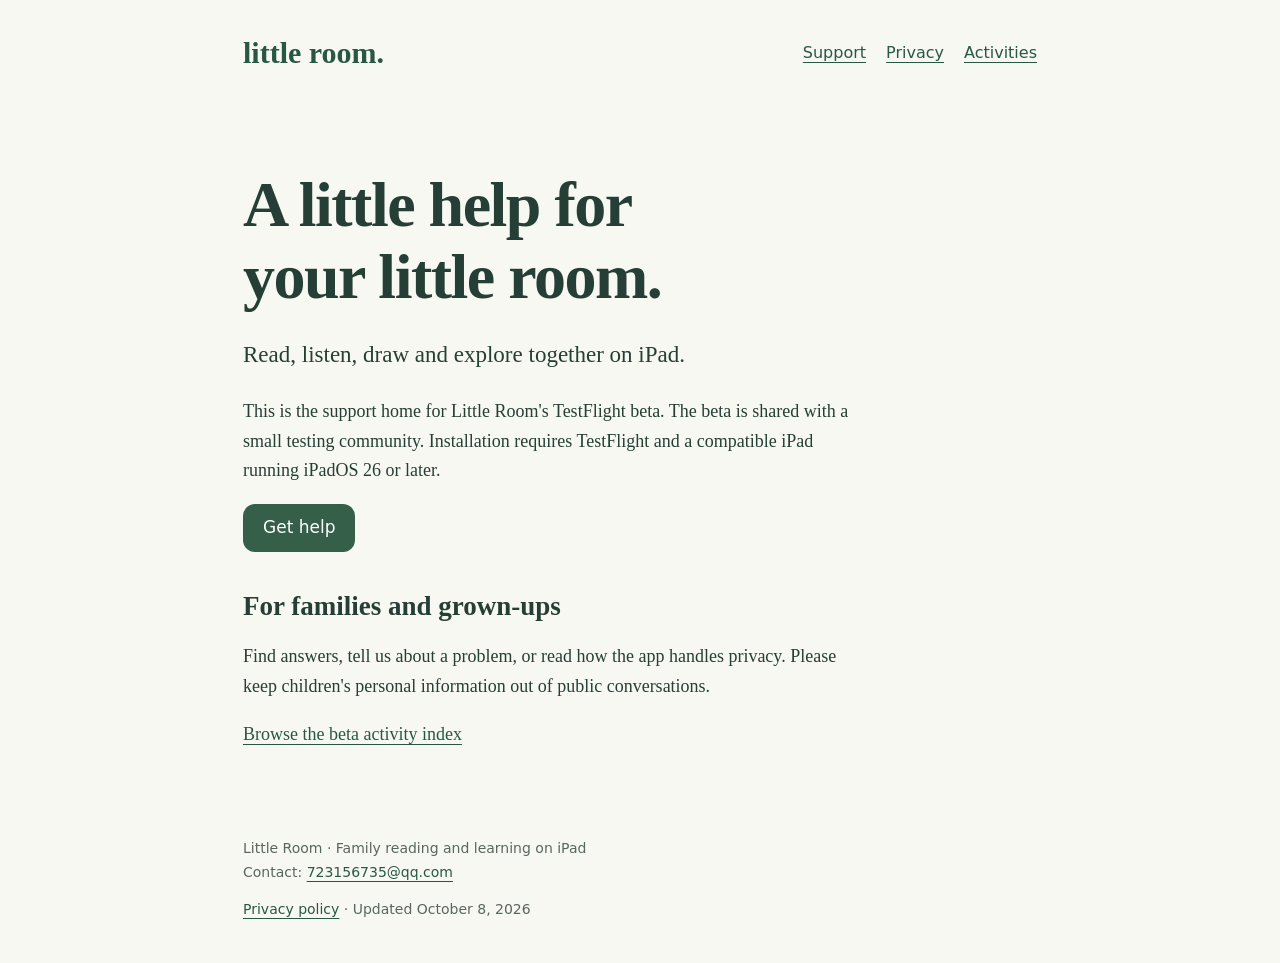
<file: index.html>
<!doctype html><html lang="en"><head><meta charset="utf-8"><meta name="viewport" content="width=device-width,initial-scale=1"><meta name="description" content="Little Room family support, privacy and learning activities."><title>Family support · Little Room</title><link rel="stylesheet" href="/style.css"></head><body><header><a class="brand" href="/">little room.</a><nav aria-label="Main"><a href="/support/">Support</a><a href="/privacy/">Privacy</a><a href="/activities/">Activities</a></nav></header><main><h1>A little help for<br>your little room.</h1><p class="lead">Read, listen, draw and explore together on iPad.</p><p>This is the support home for Little Room's TestFlight beta. The beta is shared with a small testing community. Installation requires TestFlight and a compatible iPad running iPadOS 26 or later.</p><p><a class="button" href="/support/">Get help</a></p><h2>For families and grown-ups</h2><p>Find answers, tell us about a problem, or read how the app handles privacy. Please keep children's personal information out of public conversations.</p><p><a href="/activities/">Browse the beta activity index</a></p></main><footer><p>Little Room · Family reading and learning on iPad<br>Contact: <a href="mailto:723156735@qq.com">723156735@qq.com</a></p><p><a href="/privacy/">Privacy policy</a> · Updated October 8, 2026</p></footer></body></html>
</file>
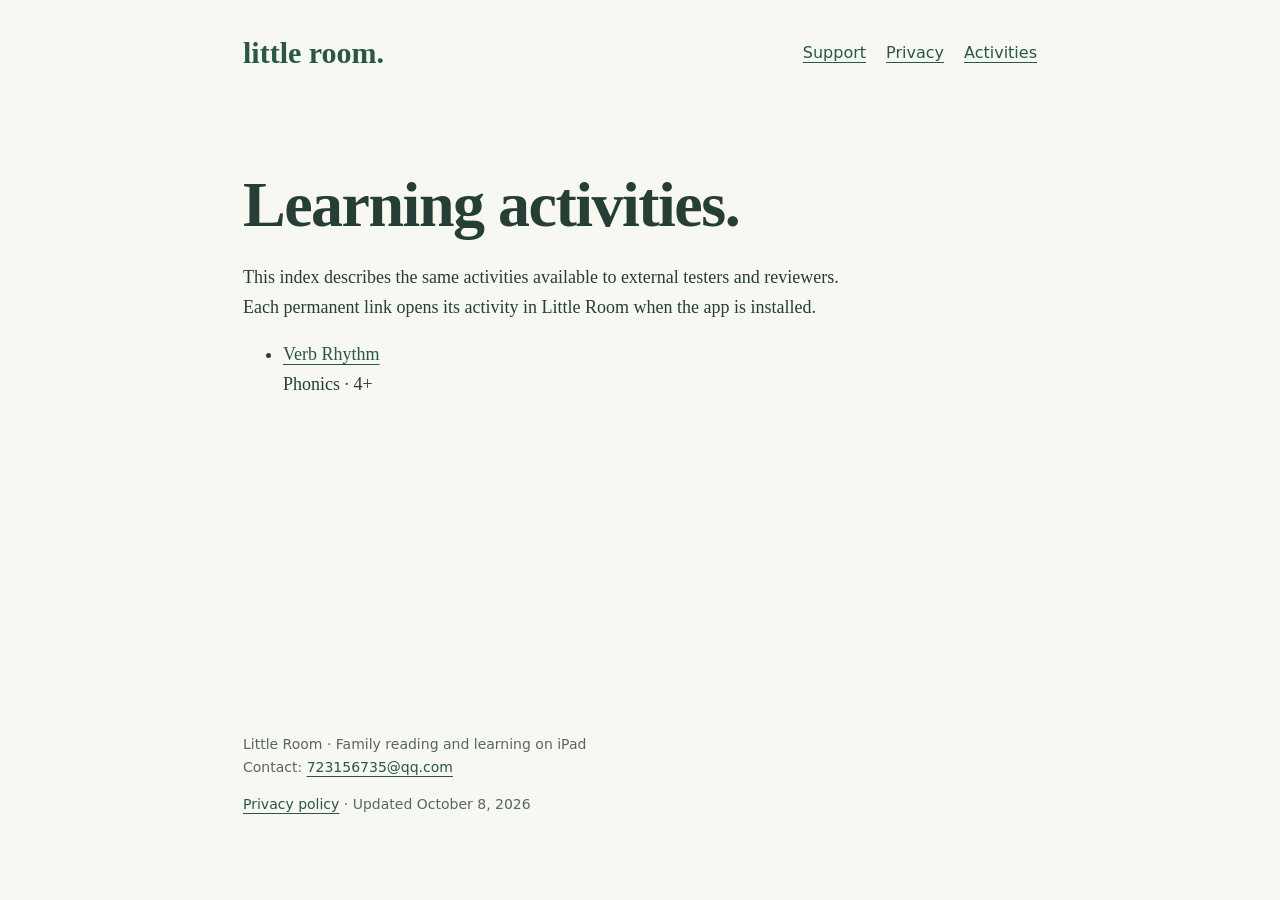
<file: activities/index.html>
<!doctype html><html lang="en"><head><meta charset="utf-8"><meta name="viewport" content="width=device-width,initial-scale=1"><meta name="description" content="Little Room family support, privacy and learning activities."><title>Learning activities · Little Room</title><link rel="stylesheet" href="/style.css"></head><body><header><a class="brand" href="/">little room.</a><nav aria-label="Main"><a href="/support/">Support</a><a href="/privacy/">Privacy</a><a href="/activities/">Activities</a></nav></header><main><h1>Learning activities.</h1><p>This index describes the same activities available to external testers and reviewers. Each permanent link opens its activity in Little Room when the app is installed.</p><ul><li><a href="/activities/bb3c6bc1b53f47898fab8610668cd2e0/">Verb Rhythm</a><br>Phonics · 4+</li></ul></main><footer><p>Little Room · Family reading and learning on iPad<br>Contact: <a href="mailto:723156735@qq.com">723156735@qq.com</a></p><p><a href="/privacy/">Privacy policy</a> · Updated October 8, 2026</p></footer></body></html>
</file>
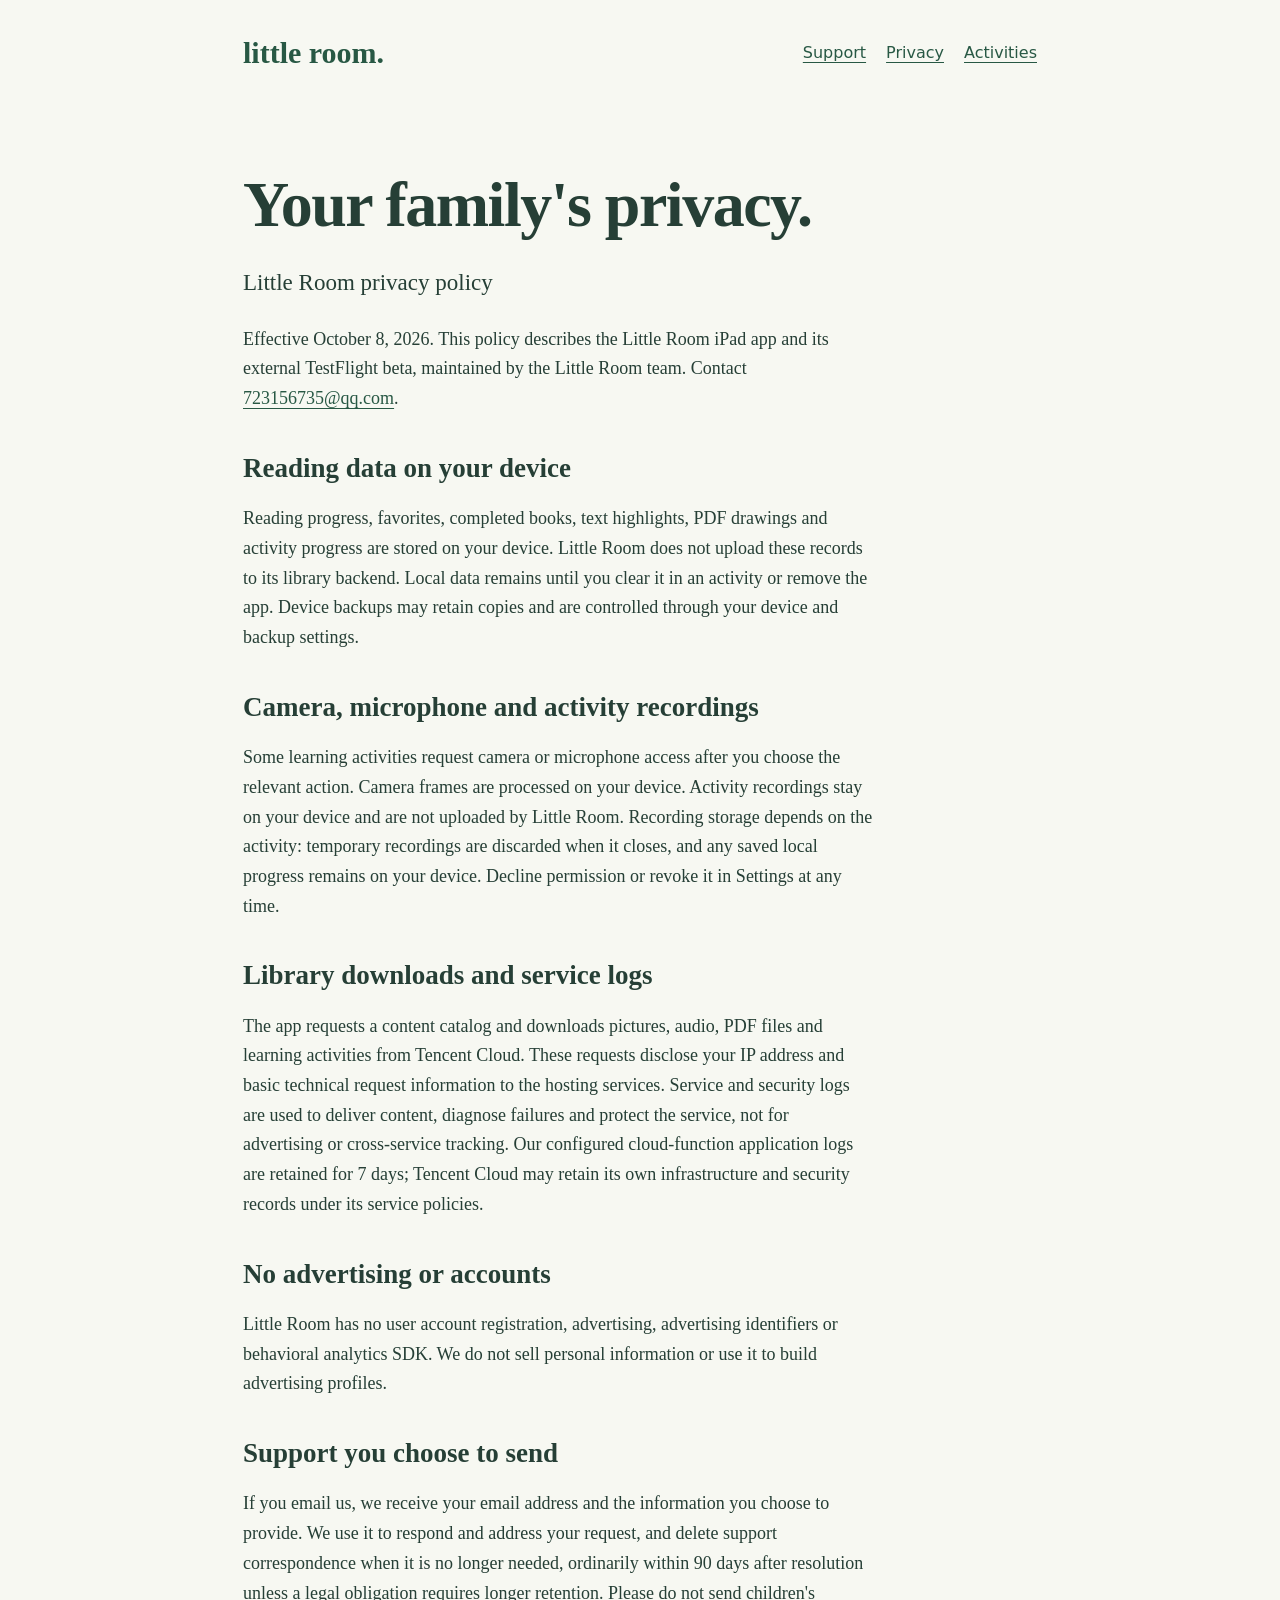
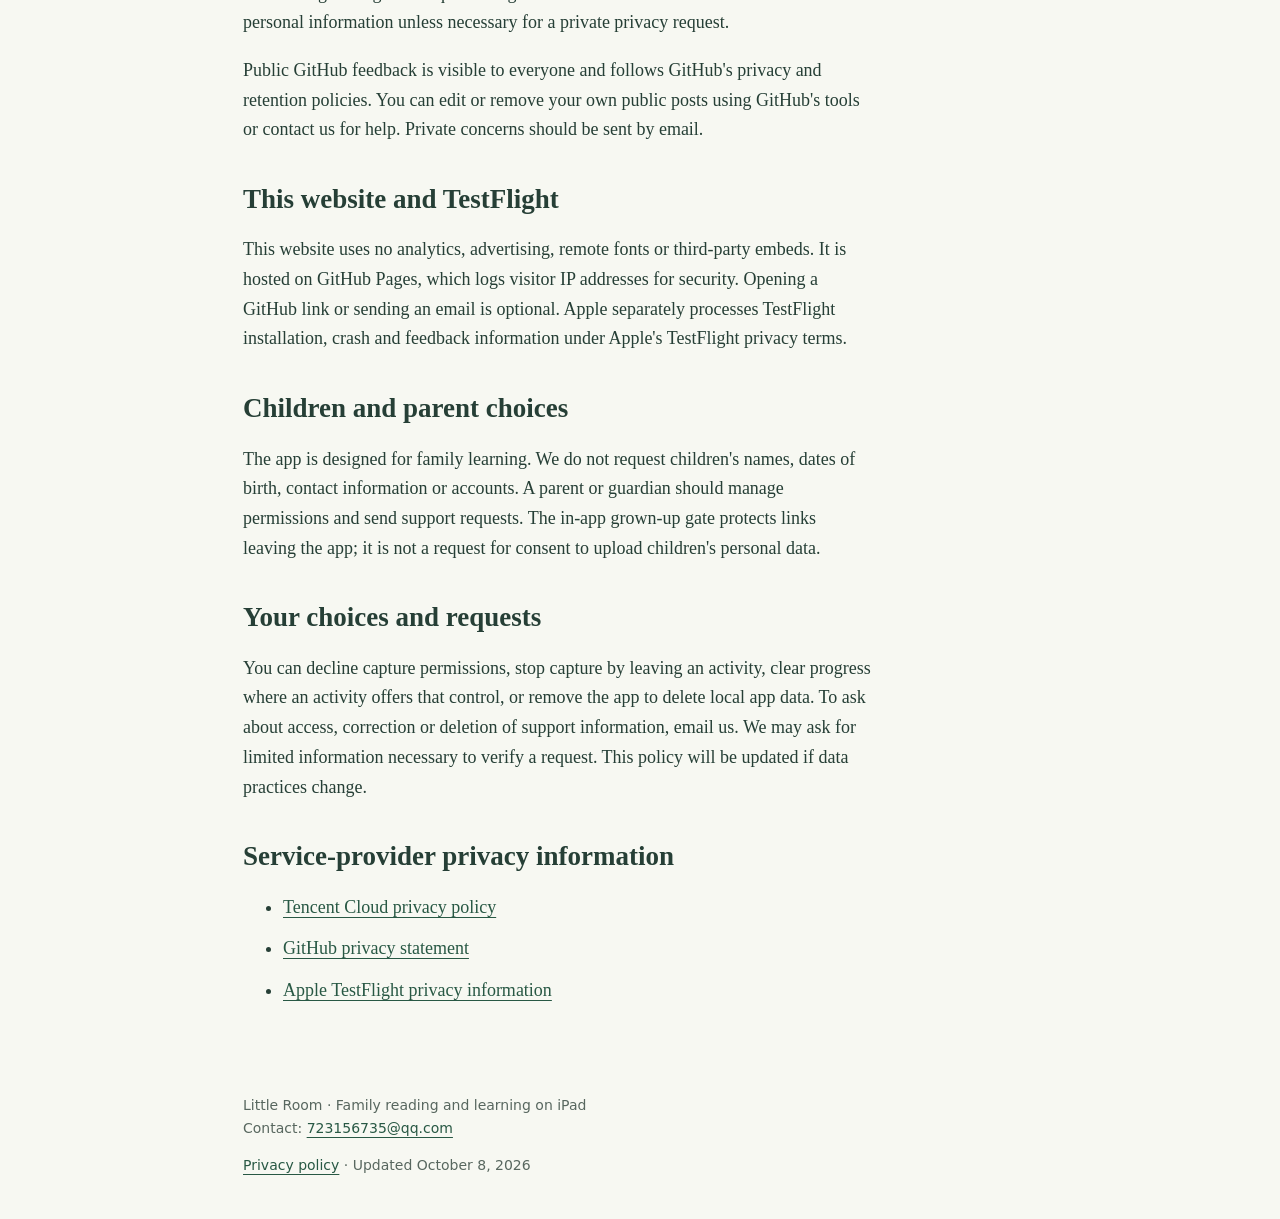
<file: privacy/index.html>
<!doctype html><html lang="en"><head><meta charset="utf-8"><meta name="viewport" content="width=device-width,initial-scale=1"><meta name="description" content="Little Room family support, privacy and learning activities."><title>Privacy · Little Room</title><link rel="stylesheet" href="/style.css"></head><body><header><a class="brand" href="/">little room.</a><nav aria-label="Main"><a href="/support/">Support</a><a href="/privacy/">Privacy</a><a href="/activities/">Activities</a></nav></header><main><h1>Your family's privacy.</h1><p class="lead">Little Room privacy policy</p><p>Effective October 8, 2026. This policy describes the Little Room iPad app and its external TestFlight beta, maintained by the Little Room team. Contact <a href="mailto:723156735@qq.com">723156735@qq.com</a>.</p><h2>Reading data on your device</h2><p>Reading progress, favorites, completed books, text highlights, PDF drawings and activity progress are stored on your device. Little Room does not upload these records to its library backend. Local data remains until you clear it in an activity or remove the app. Device backups may retain copies and are controlled through your device and backup settings.</p><h2>Camera, microphone and activity recordings</h2><p>Some learning activities request camera or microphone access after you choose the relevant action. Camera frames are processed on your device. Activity recordings stay on your device and are not uploaded by Little Room. Recording storage depends on the activity: temporary recordings are discarded when it closes, and any saved local progress remains on your device. Decline permission or revoke it in Settings at any time.</p><h2>Library downloads and service logs</h2><p>The app requests a content catalog and downloads pictures, audio, PDF files and learning activities from Tencent Cloud. These requests disclose your IP address and basic technical request information to the hosting services. Service and security logs are used to deliver content, diagnose failures and protect the service, not for advertising or cross-service tracking. Our configured cloud-function application logs are retained for 7 days; Tencent Cloud may retain its own infrastructure and security records under its service policies.</p><h2>No advertising or accounts</h2><p>Little Room has no user account registration, advertising, advertising identifiers or behavioral analytics SDK. We do not sell personal information or use it to build advertising profiles.</p><h2>Support you choose to send</h2><p>If you email us, we receive your email address and the information you choose to provide. We use it to respond and address your request, and delete support correspondence when it is no longer needed, ordinarily within 90 days after resolution unless a legal obligation requires longer retention. Please do not send children's personal information unless necessary for a private privacy request.</p><p>Public GitHub feedback is visible to everyone and follows GitHub's privacy and retention policies. You can edit or remove your own public posts using GitHub's tools or contact us for help. Private concerns should be sent by email.</p><h2>This website and TestFlight</h2><p>This website uses no analytics, advertising, remote fonts or third-party embeds. It is hosted on GitHub Pages, which logs visitor IP addresses for security. Opening a GitHub link or sending an email is optional. Apple separately processes TestFlight installation, crash and feedback information under Apple's TestFlight privacy terms.</p><h2>Children and parent choices</h2><p>The app is designed for family learning. We do not request children's names, dates of birth, contact information or accounts. A parent or guardian should manage permissions and send support requests. The in-app grown-up gate protects links leaving the app; it is not a request for consent to upload children's personal data.</p><h2>Your choices and requests</h2><p>You can decline capture permissions, stop capture by leaving an activity, clear progress where an activity offers that control, or remove the app to delete local app data. To ask about access, correction or deletion of support information, email us. We may ask for limited information necessary to verify a request. This policy will be updated if data practices change.</p><h2>Service-provider privacy information</h2><ul><li><a href="https://www.tencentcloud.com/document/product/301/17345">Tencent Cloud privacy policy</a></li><li><a href="https://docs.github.com/en/site-policy/privacy-policies/github-general-privacy-statement">GitHub privacy statement</a></li><li><a href="https://www.apple.com/legal/privacy/data/en/test-flight/">Apple TestFlight privacy information</a></li></ul></main><footer><p>Little Room · Family reading and learning on iPad<br>Contact: <a href="mailto:723156735@qq.com">723156735@qq.com</a></p><p><a href="/privacy/">Privacy policy</a> · Updated October 8, 2026</p></footer></body></html>
</file>
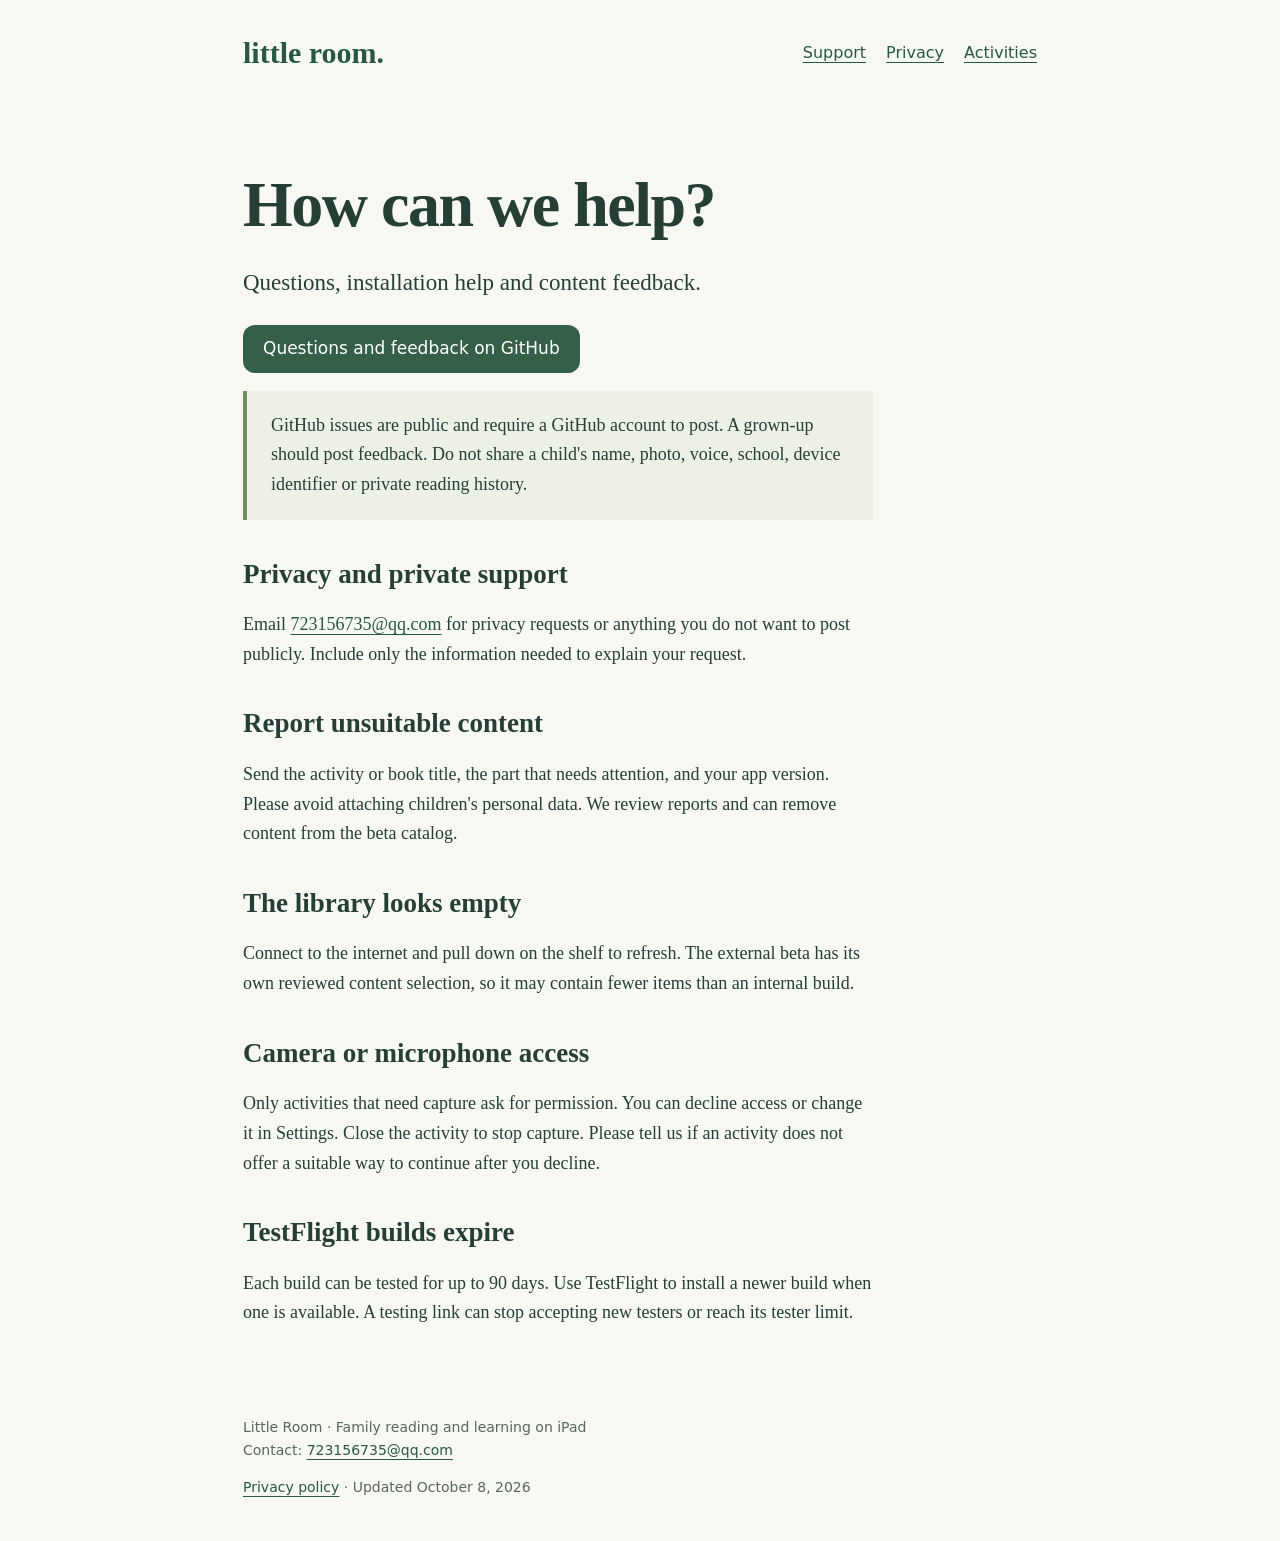
<file: support/index.html>
<!doctype html><html lang="en"><head><meta charset="utf-8"><meta name="viewport" content="width=device-width,initial-scale=1"><meta name="description" content="Little Room family support, privacy and learning activities."><title>Support · Little Room</title><link rel="stylesheet" href="/style.css"></head><body><header><a class="brand" href="/">little room.</a><nav aria-label="Main"><a href="/support/">Support</a><a href="/privacy/">Privacy</a><a href="/activities/">Activities</a></nav></header><main><h1>How can we help?</h1><p class="lead">Questions, installation help and content feedback.</p><p><a class="button" href="https://github.com/zhangyu1818-bot/zhangyu1818-bot.github.io/issues">Questions and feedback on GitHub</a></p><p class="note">GitHub issues are public and require a GitHub account to post. A grown-up should post feedback. Do not share a child's name, photo, voice, school, device identifier or private reading history.</p><h2>Privacy and private support</h2><p>Email <a href="mailto:723156735@qq.com">723156735@qq.com</a> for privacy requests or anything you do not want to post publicly. Include only the information needed to explain your request.</p><h2>Report unsuitable content</h2><p>Send the activity or book title, the part that needs attention, and your app version. Please avoid attaching children's personal data. We review reports and can remove content from the beta catalog.</p><h2>The library looks empty</h2><p>Connect to the internet and pull down on the shelf to refresh. The external beta has its own reviewed content selection, so it may contain fewer items than an internal build.</p><h2>Camera or microphone access</h2><p>Only activities that need capture ask for permission. You can decline access or change it in Settings. Close the activity to stop capture. Please tell us if an activity does not offer a suitable way to continue after you decline.</p><h2>TestFlight builds expire</h2><p>Each build can be tested for up to 90 days. Use TestFlight to install a newer build when one is available. A testing link can stop accepting new testers or reach its tester limit.</p></main><footer><p>Little Room · Family reading and learning on iPad<br>Contact: <a href="mailto:723156735@qq.com">723156735@qq.com</a></p><p><a href="/privacy/">Privacy policy</a> · Updated October 8, 2026</p></footer></body></html>
</file>
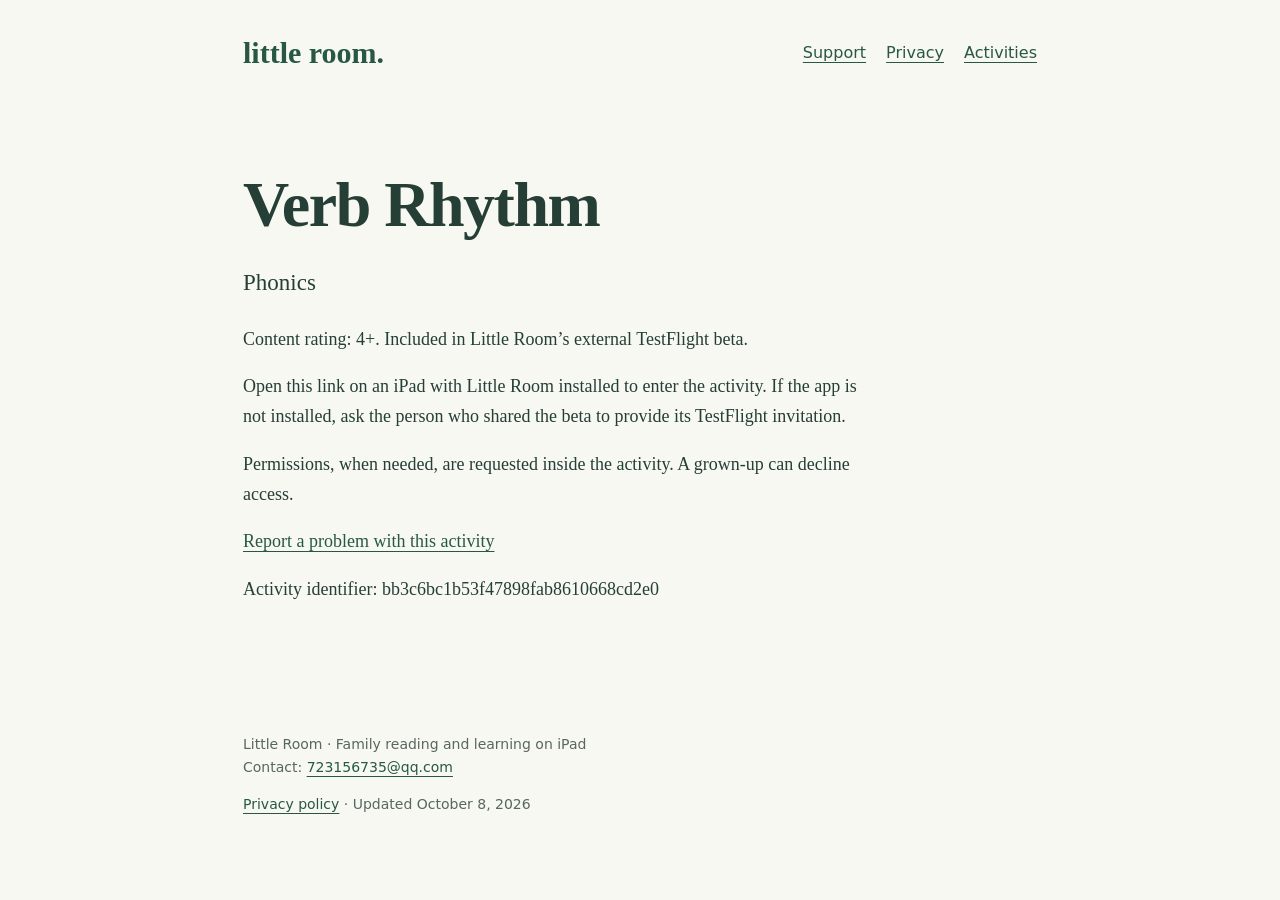
<file: activities/bb3c6bc1b53f47898fab8610668cd2e0/index.html>
<!doctype html><html lang="en"><head><meta charset="utf-8"><meta name="viewport" content="width=device-width,initial-scale=1"><meta name="description" content="Little Room family support, privacy and learning activities."><title>Verb Rhythm · Little Room</title><link rel="stylesheet" href="/style.css"></head><body><header><a class="brand" href="/">little room.</a><nav aria-label="Main"><a href="/support/">Support</a><a href="/privacy/">Privacy</a><a href="/activities/">Activities</a></nav></header><main><h1>Verb Rhythm</h1><p class="lead">Phonics</p><p>Content rating: 4+. Included in Little Room’s external TestFlight beta.</p><p>Open this link on an iPad with Little Room installed to enter the activity. If the app is not installed, ask the person who shared the beta to provide its TestFlight invitation.</p><p>Permissions, when needed, are requested inside the activity. A grown-up can decline access.</p><p><a href="/support/">Report a problem with this activity</a></p><p>Activity identifier: bb3c6bc1b53f47898fab8610668cd2e0</p></main><footer><p>Little Room · Family reading and learning on iPad<br>Contact: <a href="mailto:723156735@qq.com">723156735@qq.com</a></p><p><a href="/privacy/">Privacy policy</a> · Updated October 8, 2026</p></footer></body></html>
</file>
<file: style.css>
*{box-sizing:border-box}body{margin:0;background:#f7f8f2;color:#263f36;font:18px/1.65 Georgia,serif}header,main,footer{max-width:850px;margin:auto;padding:28px}header{display:flex;justify-content:space-between;align-items:center;gap:24px}a{color:#285844;text-underline-offset:4px}a:focus-visible,button:focus-visible{outline:3px solid #526f49;outline-offset:5px}.brand{font-size:30px;text-decoration:none;font-weight:bold}nav{display:flex;gap:20px;font:16px/1.5 system-ui,sans-serif}h1{font-size:clamp(36px,7vw,64px);line-height:1.13;margin:35px 0 22px;letter-spacing:-1.5px}h2{font-size:27px;line-height:1.35;margin:36px 0 12px}p,ul{max-width:70ch}main{min-height:65vh}.lead{font-size:23px}.note{padding:20px 24px;border-left:4px solid #719061;background:#edf1e5}.button{display:inline-block;padding:12px 20px;background:#355f49;color:white;border-radius:12px;text-decoration:none;font:17px/1.4 system-ui,sans-serif}footer{font:14px/1.65 system-ui,sans-serif;color:#58675f}li{margin:12px 0}@media(max-width:600px){header{align-items:flex-start;flex-direction:column;padding-bottom:8px}header,main,footer{padding:22px}nav{gap:16px;flex-wrap:wrap}h1{margin-top:24px}}
</file>
